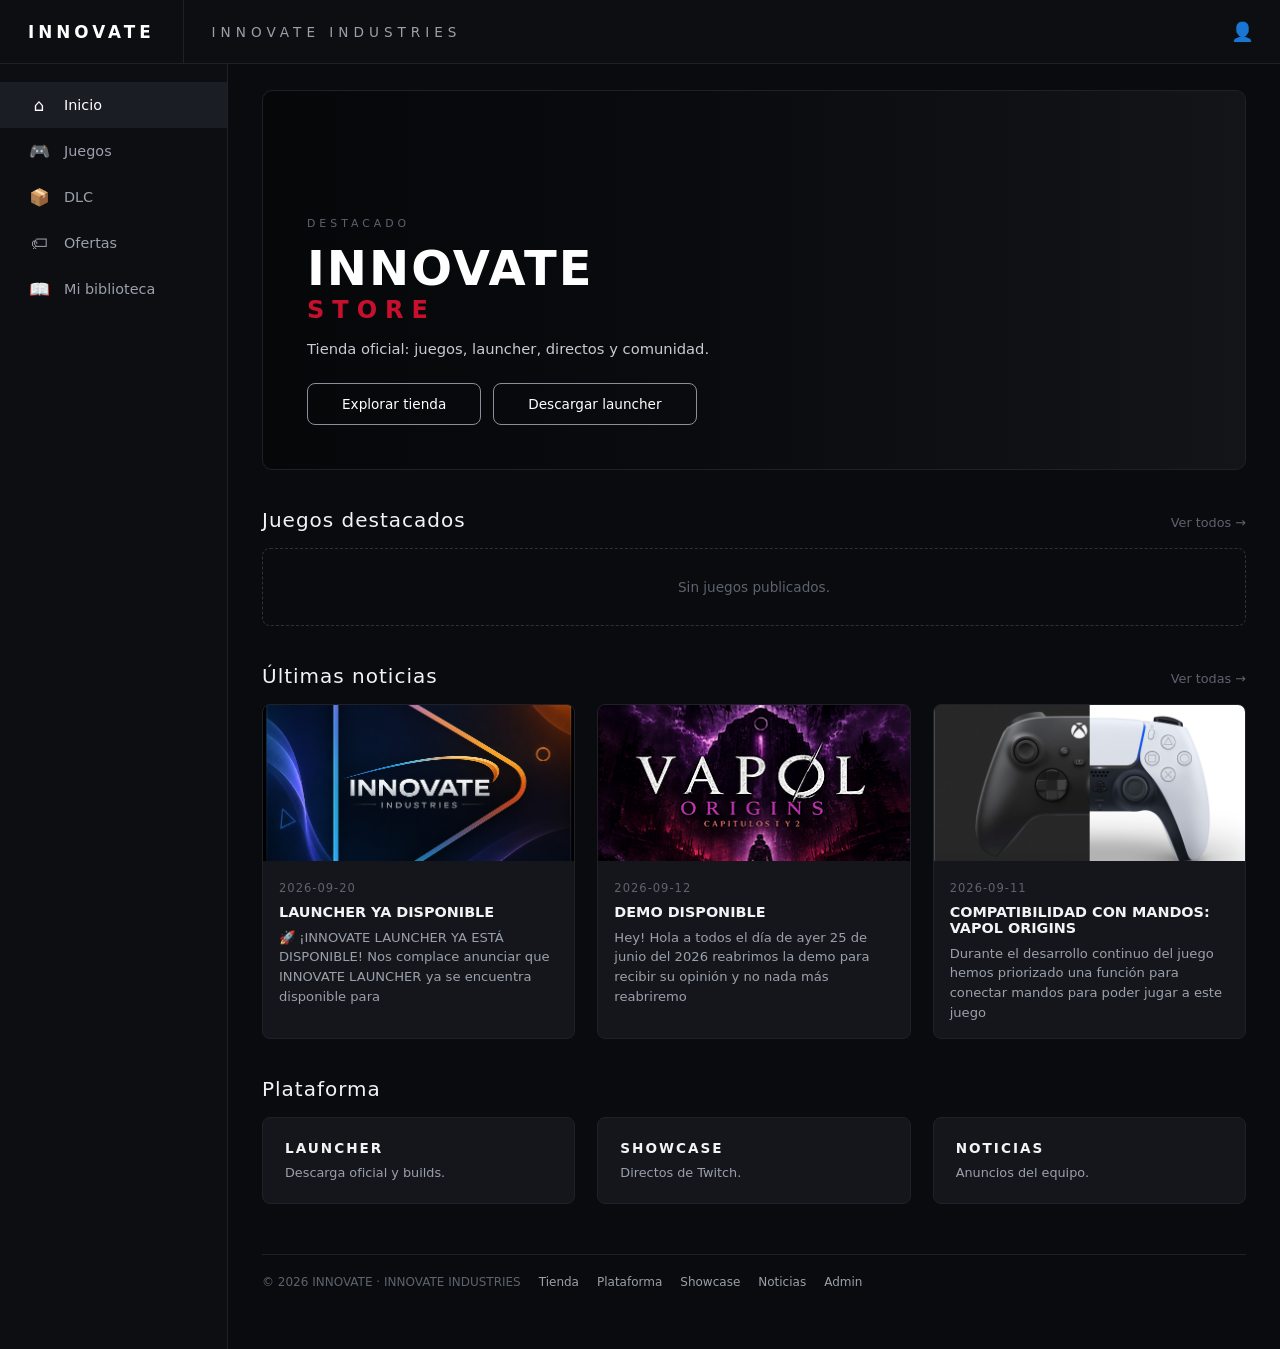
<file: docs/index.html>
<!DOCTYPE html>
<html lang="es">
<head>
<meta charset="utf-8" />
<meta name="viewport" content="width=device-width, initial-scale=1.0" />
<title>INNOVATE - INNOVATE INDUSTRIES</title>
<meta name="description" content="INNOVATE: tienda de juegos, launcher oficial, directos y noticias." />
<style>
  * { box-sizing: border-box; margin: 0; padding: 0; }
  :root {
    --bg: #0a0b0e; --bg2: #101216; --panel: #14161b; --line: #1e2128;
    --txt: #f2f3f5; --dim: #9aa0ab; --faint: #5d636e; --red: #c8102e;
  }
  body {
    font-family: "Inter", "Segoe UI", system-ui, -apple-system, sans-serif;
    background: var(--bg); color: var(--txt); min-height: 100vh;
  }
  .topbar {
    display: flex; align-items: center; height: 64px;
    background: #0d0e12; border-bottom: 1px solid var(--line);
    position: sticky; top: 0; z-index: 20;
  }
  .brand {
    font-weight: 800; letter-spacing: 4px; font-size: 1.05rem; color: #fff;
    padding: 0 28px; height: 64px; display: flex; align-items: center;
    border-right: 1px solid var(--line); text-decoration: none;
  }
  .storename {
    letter-spacing: 5px; font-size: .85rem; color: var(--dim); font-weight: 500;
    padding: 0 28px; height: 64px; display: flex; align-items: center;
  }
  .icons { margin-left: auto; display: flex; align-items: center; gap: 18px; padding: 0 26px; }
  .icons a { color: #d7dae0; text-decoration: none; font-size: 1.15rem; }
  .layout { display: flex; min-height: calc(100vh - 64px); }
  .side {
    width: 228px; flex-shrink: 0; background: #0d0e12;
    border-right: 1px solid var(--line); padding: 18px 0;
  }
  .side a {
    display: flex; align-items: center; gap: 14px; padding: 13px 28px;
    color: var(--dim); text-decoration: none; font-size: .9rem;
  }
  .side a .ic { width: 22px; text-align: center; font-size: 1.05rem; }
  .side a.on { background: #1a1d23; color: #fff; }
  .side a:hover { color: #fff; }
  .main { flex: 1; padding: 26px 34px 60px; max-width: 1240px; }
  .hero {
    position: relative; border-radius: 10px; overflow: hidden;
    min-height: 380px; display: flex; align-items: flex-end;
    background: #15171c center/cover no-repeat;
    border: 1px solid var(--line);
  }
  .hero .shade {
    position: absolute; inset: 0;
    background: linear-gradient(90deg, rgba(5,6,8,.94) 0%, rgba(5,6,8,.72) 42%, rgba(5,6,8,.15) 100%);
  }
  .hero .txt { position: relative; padding: 44px; max-width: 560px; }
  .eyebrow { letter-spacing: 4px; font-size: .68rem; color: var(--faint); }
  .hero h1 { font-size: 3rem; font-weight: 800; letter-spacing: 2px; margin: 10px 0 2px; color: #fff; }
  .hero h1 span { display: block; font-size: 1.5rem; letter-spacing: 8px; color: var(--red); font-weight: 600; }
  .hero p { color: #c6cbd4; font-size: .92rem; line-height: 1.55; margin: 14px 0 22px; }
  .btns { display: flex; gap: 12px; flex-wrap: wrap; }
  .btn-outline {
    display: inline-block; padding: 12px 34px; border-radius: 8px;
    border: 1px solid #8a8f99; color: #fff; text-decoration: none; font-size: .85rem;
  }
  .btn-outline:hover { border-color: #fff; }
  .sechead { display: flex; align-items: baseline; margin: 38px 0 16px; }
  .sechead h2 { font-size: 1.25rem; font-weight: 500; letter-spacing: 1px; }
  .sechead a { margin-left: auto; color: var(--faint); font-size: .8rem; text-decoration: none; }
  .sechead a:hover { color: #fff; }
  .grid { display: grid; grid-template-columns: repeat(4, 1fr); gap: 22px; }
  .card { min-width: 0; }
  .cover {
    aspect-ratio: 4/4.6; border-radius: 6px; overflow: hidden; background: #171a20 center/cover;
    border: 1px solid var(--line);
  }
  .card h3 { font-size: .78rem; letter-spacing: 1px; margin: 12px 0 8px; font-weight: 600; white-space: nowrap; overflow: hidden; text-overflow: ellipsis; }
  .pricerow { display: flex; align-items: center; justify-content: space-between; }
  .price { font-size: .95rem; color: #e8eaee; }
  .badge { font-size: .68rem; color: var(--dim); border: 1px solid #2c313a; border-radius: 999px; padding: 4px 12px; white-space: nowrap; }
  .badge.hot { color: #ffb3c0; border-color: rgba(200,16,46,.55); }
  .empty { border: 1px dashed #2c313a; border-radius: 8px; padding: 30px; text-align: center; color: var(--faint); font-size: .85rem; grid-column: 1 / -1; }
  .news { display: grid; grid-template-columns: repeat(3, 1fr); gap: 22px; }
  .ncard { border: 1px solid var(--line); border-radius: 8px; overflow: hidden; background: var(--panel); }
  .ncard .img { aspect-ratio: 16/8; background: #171a20 center/cover; }
  .ncard .body { padding: 16px; }
  .ncard small { color: var(--faint); font-size: .72rem; letter-spacing: 1px; }
  .ncard h3 { font-size: .9rem; margin: 8px 0; font-weight: 600; }
  .ncard p { color: var(--dim); font-size: .82rem; line-height: 1.5; }
  .hub { display: grid; grid-template-columns: repeat(3, 1fr); gap: 22px; margin-top: 4px; }
  .hub a {
    border: 1px solid var(--line); border-radius: 8px; padding: 22px; text-decoration: none;
    background: var(--panel); color: var(--txt);
  }
  .hub a b { display: block; letter-spacing: 2px; font-size: .85rem; margin-bottom: 6px; }
  .hub a span { color: var(--dim); font-size: .8rem; }
  .hub a:hover { border-color: #3a3f48; }
  footer { margin-top: 50px; padding-top: 20px; border-top: 1px solid var(--line); color: var(--faint); font-size: .75rem; display: flex; gap: 18px; flex-wrap: wrap; }
  footer a { color: var(--dim); text-decoration: none; }
  @media (max-width: 1020px) { .grid { grid-template-columns: repeat(2, 1fr); } .news, .hub { grid-template-columns: 1fr 1fr; } }
  @media (max-width: 900px) {
    .layout { flex-direction: column; }
    .side { width: 100%; display: flex; overflow-x: auto; padding: 0; border-right: 0; border-bottom: 1px solid var(--line); }
    .side a { padding: 12px 18px; white-space: nowrap; }
    .main { padding: 20px 16px 50px; }
    .hero h1 { font-size: 2.1rem; }
    .news, .hub { grid-template-columns: 1fr; }
  }
</style>
</head>
<body>
  <header class="topbar">
    <a class="brand" href="index.html">INNOVATE</a>
    <span class="storename">INNOVATE INDUSTRIES</span>
    <div class="icons">
      <a href="http://localhost:5215/Account/Login" title="Cuenta">&#128100;</a>
    </div>
  </header>

  <div class="layout">
    <nav class="side">
      <a href="index.html" class="on"><span class="ic">&#8962;</span>Inicio</a>
      <a href="store.html"><span class="ic">&#127918;</span>Juegos</a>
      <a href="store.html#dlc"><span class="ic">&#128230;</span>DLC</a>
      <a href="store.html#ofertas"><span class="ic">&#127991;</span>Ofertas</a>
      <a href="store.html#biblio"><span class="ic">&#128214;</span>Mi biblioteca</a>
    </nav>

    <main class="main">
      <section class="hero" id="hero">
        <div class="shade"></div>
        <div class="txt">
          <div class="eyebrow">DESTACADO</div>
          <h1 id="hero-title">INNOVATE<span>STORE</span></h1>
          <p id="hero-desc">Tienda oficial: juegos, launcher, directos y comunidad.</p>
          <div class="btns">
            <a class="btn-outline" href="store.html">Explorar tienda</a>
            <a class="btn-outline" href="plataforma.html">Descargar launcher</a>
          </div>
        </div>
      </section>

      <div class="sechead"><h2>Juegos destacados</h2><a href="store.html">Ver todos &rarr;</a></div>
      <div class="grid" id="grid"></div>

      <div class="sechead"><h2>&#218;ltimas noticias</h2><a href="noticias.html">Ver todas &rarr;</a></div>
      <div class="news" id="news"></div>

      <div class="sechead"><h2>Plataforma</h2></div>
      <div class="hub">
        <a href="plataforma.html"><b>LAUNCHER</b><span>Descarga oficial y builds.</span></a>
        <a href="showcase.html"><b>SHOWCASE</b><span>Directos de Twitch.</span></a>
        <a href="noticias.html"><b>NOTICIAS</b><span>Anuncios del equipo.</span></a>
      </div>

      <footer>
        <span>&copy; 2026 INNOVATE · INNOVATE INDUSTRIES</span>
        <a href="store.html">Tienda</a><a href="plataforma.html">Plataforma</a><a href="showcase.html">Showcase</a><a href="noticias.html">Noticias</a><a href="admin.html">Admin</a>
      </footer>
    </main>
  </div>

<script>
(function () {
  function fix(p) {
    if (!p) return "";
    if (/^https?:\/\//i.test(p)) return p;
    return p.charAt(0) === "/" ? "." + p : p;
  }
  function money(g) {
    if (g.priceText) return g.priceText;
    return "$" + Number(g.price || 0).toFixed(2);
  }
  function card(g) {
    var d = document.createElement("div");
    d.className = "card";
    var cov = document.createElement("div");
    cov.className = "cover";
    if (g.coverPath) cov.style.backgroundImage = "url('" + fix(g.coverPath) + "')";
    var h = document.createElement("h3"); h.textContent = g.title || "?";
    var row = document.createElement("div"); row.className = "pricerow";
    var pr = document.createElement("span"); pr.className = "price"; pr.textContent = money(g);
    var bg = document.createElement("span"); bg.className = "badge" + ((g.onSale || g.isPreorder) ? " hot" : "");
    bg.textContent = (g.onSale || Number(g.salePrice || 0) > 0) ? "OFERTA" : (g.isPreorder ? "EN DESARROLLO" : "Juego base");
    row.appendChild(pr); row.appendChild(bg);
    d.appendChild(cov); d.appendChild(h); d.appendChild(row);
    return d;
  }
  function empty(msg) {
    var d = document.createElement("div");
    d.className = "empty"; d.textContent = msg;
    return d;
  }
  fetch("./store.json", {cache: "no-store"}).then(function (r) { return r.json(); }).then(function (d) {
    var list = (d && d.games) || [];
    var grid = document.getElementById("grid");
    if (!list.length) { grid.appendChild(empty("Sin juegos publicados.")); return; }
    list.slice(0, 4).forEach(function (g) { grid.appendChild(card(g)); });
    var f = list[0];
    var h1 = document.getElementById("hero-title");
    h1.innerHTML = "";
    h1.appendChild(document.createTextNode((f.title || "INNOVATE").toUpperCase()));
    var sp = document.createElement("span"); sp.textContent = "DESTACADO";
    h1.appendChild(sp);
    document.getElementById("hero-desc").textContent = (f.description || "").slice(0, 140) || "Tienda oficial: juegos, launcher, directos y comunidad.";
    if (f.coverPath) document.getElementById("hero").style.backgroundImage = "url('" + fix(f.coverPath) + "')";
  }).catch(function () {
    document.getElementById("grid").appendChild(empty("Sin juegos publicados."));
  });
  fetch("./news.json", {cache: "no-store"}).then(function (r) { return r.json(); }).then(function (d) {
    var list = (d && d.news) || [];
    var box = document.getElementById("news");
    if (!list.length) { box.appendChild(empty("Sin noticias.")); return; }
    list.slice(0, 3).forEach(function (n) {
      var c = document.createElement("div"); c.className = "ncard";
      var img = document.createElement("div"); img.className = "img";
      if (n.imagePath) img.style.backgroundImage = "url('" + fix(n.imagePath) + "')";
      var b = document.createElement("div"); b.className = "body";
      var s = document.createElement("small"); s.textContent = (n.createdAtUtc || "").slice(0, 10);
      var h = document.createElement("h3"); h.textContent = n.title || "";
      var p = document.createElement("p"); p.textContent = (n.body || "").slice(0, 120);
      b.appendChild(s); b.appendChild(h); b.appendChild(p);
      c.appendChild(img); c.appendChild(b);
      box.appendChild(c);
    });
  }).catch(function () {
    document.getElementById("news").appendChild(empty("Sin noticias."));
  });
})();
</script>
</body>
</html>
</file>
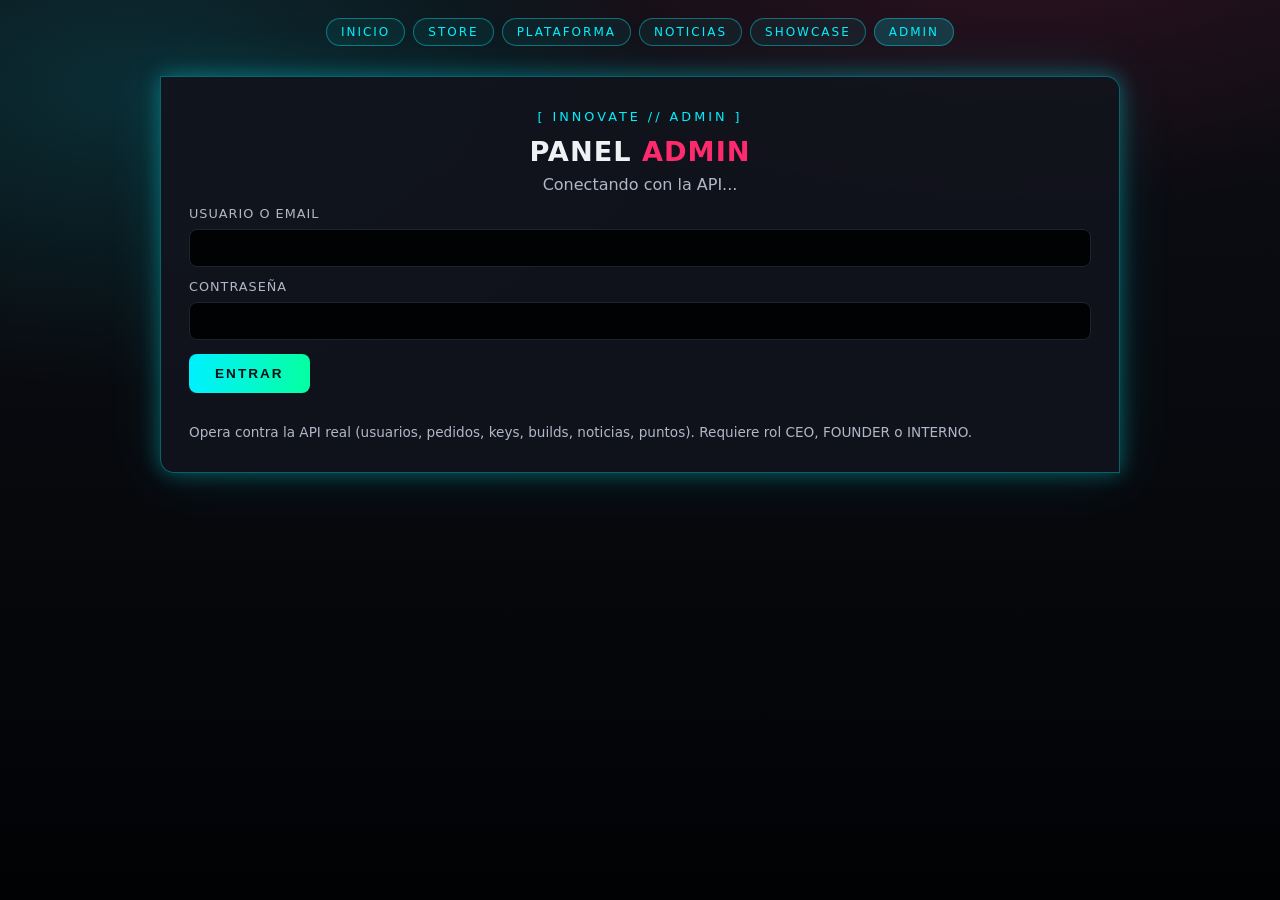
<file: docs/admin.html>
<!DOCTYPE html>
<html lang="es">
<head>
<meta charset="utf-8" />
<meta name="viewport" content="width=device-width, initial-scale=1.0" />
<title>Admin - INNOVATE INDUSTRIES WEB STORE</title>
<meta name="description" content="Panel admin de INNOVATE: opera usuarios, pedidos, keys, builds, noticias y puntos contra la API." />
<style>
  * { box-sizing: border-box; margin: 0; padding: 0; }
  body {
    font-family: "Segoe UI", system-ui, sans-serif;
    color: #f0f1f5; min-height: 100vh;
    background: radial-gradient(1000px 500px at 80% -10%, rgba(255,42,109,.14), transparent 60%),
                radial-gradient(900px 500px at 10% 10%, rgba(0,240,255,.14), transparent 60%),
                linear-gradient(180deg, #0d0e14 0%, #07080c 60%, #010204 100%);
    padding: 0 16px 48px;
  }
  nav { display: flex; flex-wrap: wrap; gap: 8px; justify-content: center; padding: 18px 0; }
  nav a {
    font-size: .75rem; letter-spacing: 2px; padding: 6px 14px; border-radius: 100px;
    border: 1px solid rgba(0,240,255,.4); color: #00f0ff; background: rgba(0,240,255,.06);
    text-decoration: none;
  }
  nav a.active { background: rgba(0,240,255,.18); }
  .card {
    max-width: 960px; width: 100%; margin: 12px auto;
    background: rgba(18,20,29,.92); border: 1px solid rgba(0,240,255,.35);
    border-radius: 0 14px 0 14px; padding: 32px 28px;
    box-shadow: 0 0 20px rgba(0,240,255,.35), 0 0 60px rgba(0,240,255,.12);
  }
  .brand { font-size: .8rem; letter-spacing: 3px; color: #00f0ff; text-align: center; }
  h1 { font-size: 1.7rem; margin: 12px 0 8px; letter-spacing: 1px; text-align: center; }
  h1 .m { color: #ff2a6d; }
  h2 { font-size: 1.0rem; letter-spacing: 2px; color: #00f0ff; margin: 26px 0 10px; }
  p.sub { color: #b2b7c7; margin: 8px 0; text-align: center; }
  p.dim { color: #b2b7c7; font-size: .85rem; }
  input, textarea, select {
    width: 100%; padding: 10px 12px; margin-top: 8px; font-size: .9rem;
    background: #010204; border: 1px solid #1f2230; border-radius: 8px; color: #f0f1f5;
  }
  input[type=file] { padding: 8px; }
  label.lbl { display: block; color: #b2b7c7; font-size: .8rem; margin-top: 12px; letter-spacing: 1px; }
  label.chk { display: inline-block; color: #b2b7c7; font-size: .85rem; margin: 10px 16px 0 0; }
  button.btn {
    display: inline-block; margin-top: 14px; padding: 12px 26px; cursor: pointer;
    font-size: .85rem; letter-spacing: 2px; color: #001318; font-weight: 700;
    background: linear-gradient(90deg, #00f0ff, #05ffa1); border: 0; border-radius: 8px;
  }
  button.mini {
    margin: 2px 4px 2px 0; padding: 5px 12px; font-size: .72rem; letter-spacing: 1px;
    background: transparent; color: #00f0ff; border: 1px solid rgba(0,240,255,.4);
    border-radius: 6px; cursor: pointer;
  }
  button.danger { color: #ff7d9c; border-color: rgba(255,42,109,.5); }
  button.ghost {
    background: transparent; color: #00f0ff; border: 1px solid rgba(0,240,255,.4);
    padding: 8px 18px; font-size: .75rem; border-radius: 8px; cursor: pointer;
  }
  #msg { margin-top: 12px; min-height: 1.4em; font-size: .85rem; color: #05ffa1; }
  #msg.err { color: #ff2a6d; }
  table { width: 100%; border-collapse: collapse; margin-top: 8px; font-size: .8rem; }
  th, td { text-align: left; padding: 7px 8px; border-bottom: 1px solid #1f2230; vertical-align: top; }
  th { color: #00f0ff; letter-spacing: 1px; font-size: .72rem; }
  td.num, th.num { text-align: right; font-family: Consolas, monospace; }
  td .mono { font-family: Consolas, monospace; font-size: .75rem; }
  .tabs { display: flex; flex-wrap: wrap; gap: 8px; margin: 16px 0 4px; }
  .tabs button {
    padding: 8px 16px; font-size: .75rem; letter-spacing: 1px; cursor: pointer;
    background: transparent; color: #b2b7c7; border: 1px solid #1f2230; border-radius: 8px;
  }
  .tabs button.on { color: #00f0ff; border-color: rgba(0,240,255,.5); }
  .tab { display: none; }
  .tab.on { display: block; }
  .grid2 { display: grid; grid-template-columns: 1fr 1fr; gap: 0 18px; }
  code { color: #05ffa1; font-size: .85rem; }
  footer { margin-top: 24px; font-size: .75rem; color: #747d99; text-align: center; }
  .rowbtn { display: flex; justify-content: space-between; align-items: center; gap: 10px; flex-wrap: wrap; }
  .ok { color: #05ffa1; }
  .bad { color: #ff2a6d; }
</style>
</head>
<body>
  <nav>
    <a href="index.html">INICIO</a><a href="store.html">STORE</a><a href="plataforma.html">PLATAFORMA</a><a href="noticias.html">NOTICIAS</a><a href="showcase.html">SHOWCASE</a><a href="admin.html" class="active">ADMIN</a>
  </nav>

  <div class="card" id="login">
    <div class="brand">[ INNOVATE // ADMIN ]</div>
    <h1>PANEL <span class="m">ADMIN</span></h1>
    <p class="sub" id="api-line">Conectando con la API...</p>
    <label class="lbl">USUARIO O EMAIL</label>
    <input type="text" id="li-user" autocomplete="username" />
    <label class="lbl">CONTRASE&#209;A</label>
    <input type="password" id="li-pass" autocomplete="current-password" />
    <button class="btn" id="li-go">ENTRAR</button>
    <div id="msg"></div>
    <p class="dim">Opera contra la API real (usuarios, pedidos, keys, builds, noticias, puntos). Requiere rol CEO, FOUNDER o INTERNO.</p>
  </div>

  <div class="card" id="panel" style="display:none">
    <div class="rowbtn">
      <div class="brand">[ INNOVATE // ADMIN ]</div>
      <button class="ghost" id="lockbtn">SALIR</button>
    </div>
    <h1>PANEL <span class="m">ADMIN</span></h1>
    <p class="sub" id="who"></p>
    <div class="tabs" id="tabs">
      <button data-tab="t-users" class="on">USUARIOS</button>
      <button data-tab="t-orders">PEDIDOS</button>
      <button data-tab="t-keys">KEYS</button>
      <button data-tab="t-builds">BUILDS</button>
      <button data-tab="t-news">NOTICIAS</button>
      <button data-tab="t-pub">PUBLICAR</button>
      <button data-tab="t-pts">PUNTOS</button>
    </div>
    <div id="msg2"></div>

    <div class="tab on" id="t-users">
      <h2>// USUARIOS</h2>
      <div class="rowbtn"><p class="dim" id="users-meta"></p><button class="mini" id="users-re">ACTUALIZAR</button></div>
      <table><thead><tr><th>USUARIO</th><th>EMAIL</th><th>ROLES</th><th>BIBLIO</th><th class="num">PTS</th><th></th></tr></thead>
      <tbody id="users"></tbody></table>
    </div>

    <div class="tab" id="t-orders">
      <h2>// PEDIDOS</h2>
      <div class="rowbtn"><p class="dim" id="orders-meta"></p><button class="mini" id="orders-re">ACTUALIZAR</button></div>
      <table><thead><tr><th>REF</th><th>JUEGO</th><th>COMPRADOR</th><th class="num">USD</th><th>ESTADO</th><th></th></tr></thead>
      <tbody id="orders"></tbody></table>
    </div>

    <div class="tab" id="t-keys">
      <h2>// KEYS DE INVITACI&#211;N (INTERNO)</h2>
      <button class="mini" id="ikey-new">GENERAR (CEO/FOUNDER)</button>
      <table><thead><tr><th>KEY</th><th>ESTADO</th><th>USADA POR</th><th></th></tr></thead>
      <tbody id="ikeys"></tbody></table>
      <h2>// FOUNDER KEYS</h2>
      <button class="mini" id="fkey-new">GENERAR (CEO/FOUNDER)</button>
      <table><thead><tr><th>KEY</th><th>ESTADO</th><th>USOS</th><th>USADA POR</th><th></th></tr></thead>
      <tbody id="fkeys"></tbody></table>
    </div>

    <div class="tab" id="t-builds">
      <h2>// BUILDS DEL LAUNCHER</h2>
      <div class="rowbtn"><p class="dim" id="builds-meta"></p><button class="mini" id="builds-re">ACTUALIZAR</button></div>
      <table><thead><tr><th>VERSI&#211;N</th><th>ARCHIVO</th><th class="num">TAMA&#209;O</th><th class="num">DESCARGAS</th><th>ESTADO</th><th></th></tr></thead>
      <tbody id="builds"></tbody></table>
    </div>

    <div class="tab" id="t-news">
      <h2>// NUEVA NOTICIA</h2>
      <div class="grid2">
        <div><label class="lbl">T&#205;TULO</label><input type="text" id="nw-title" maxlength="120" /></div>
        <div><label class="lbl">ENLACE (OPCIONAL)</label><input type="text" id="nw-link" placeholder="https://..." /></div>
      </div>
      <label class="lbl">TEXTO LINK (OPCIONAL)</label><input type="text" id="nw-linktext" maxlength="120" />
      <label class="lbl">CUERPO</label><textarea id="nw-body" rows="4"></textarea>
      <label class="lbl">IMAGEN (JPG/PNG/GIF/WEBP &#8804;5 MB, OPCIONAL)</label><input type="file" id="nw-img" accept=".jpg,.jpeg,.png,.gif,.webp" />
      <label class="chk"><input type="checkbox" id="nw-pub" checked style="width:auto" /> Publicada</label>
      <br /><button class="btn" id="nw-go">PUBLICAR NOTICIA</button>
      <h2>// PUBLICADAS</h2>
      <div class="rowbtn"><p class="dim" id="news-meta"></p><button class="mini" id="news-re">ACTUALIZAR</button></div>
      <table><thead><tr><th class="num">ID</th><th>T&#205;TULO</th><th>ESTADO</th><th></th></tr></thead>
      <tbody id="news"></tbody></table>
    </div>

    <div class="tab" id="t-pub">
      <h2>// PUBLICAR JUEGO EN STORE</h2>
      <p class="dim">Todo obligatorio salvo precio/preventa/pass. Portada + 6 capturas.</p>
      <div class="grid2">
        <div><label class="lbl">T&#205;TULO</label><input type="text" id="pg-title" /></div>
        <div><label class="lbl">G&#201;NERO</label><input type="text" id="pg-genre" /></div>
        <div><label class="lbl">PRECIO USD</label><input type="text" id="pg-price" placeholder="0" /></div>
        <div><label class="lbl">TR&#193;ILER (URL)</label><input type="text" id="pg-trailer" /></div>
      </div>
      <label class="lbl">DESCRIPCI&#211;N</label><textarea id="pg-desc" rows="3"></textarea>
      <label class="lbl">REGIONES (CSV: NA,SA,EU,ASIA,AF,OC)</label><input type="text" id="pg-regions" value="NA,SA,EU,ASIA,AF,OC" />
      <label class="chk"><input type="checkbox" id="pg-pre" style="width:auto" /> Preventa</label>
      <label class="chk"><input type="checkbox" id="pg-pass" style="width:auto" /> INNOVATE PASS</label>
      <label class="lbl">PORTADA</label><input type="file" id="pg-cover" accept=".jpg,.jpeg,.png,.gif,.webp" />
      <label class="lbl">6 CAPTURAS</label><input type="file" id="pg-shots" accept=".jpg,.jpeg,.png,.gif,.webp" multiple />
      <br /><button class="btn" id="pg-go">PUBLICAR JUEGO</button>
    </div>

    <div class="tab" id="t-pts">
      <h2>// OTORGAR PUNTOS</h2>
      <label class="lbl">USUARIO</label><input type="text" id="pt-user" />
      <label class="lbl">CANTIDAD (+/-)</label><input type="text" id="pt-amount" placeholder="500" />
      <br /><button class="btn" id="pt-go">OTORGAR</button>
    </div>

    <footer>&copy; 2026 INNOVATE INDUSTRIES · admin web contra API real · <span id="syncmark"></span></footer>
  </div>

<script>
(function () {
  fetch("./version.json", {cache: "no-store"}).then(function (r) { return r.json(); }).then(function (d) {
    if (d && d.syncedAtUtc) document.getElementById("syncmark").textContent = "sync " + String(d.syncedAtUtc).slice(0, 16).replace("T", " ") + " UTC";
  }).catch(function () {});
})();

<script>
(function () {
  var S = { base: "", token: "", user: "", roles: [] };
  var $ = function (id) { return document.getElementById(id); };
  var msgEl = $("msg"), msg2El = $("msg2");

  function say(t, err) {
    msgEl.textContent = t || "";
    msgEl.className = err ? "err" : "";
  }
  function say2(t, err) {
    msg2El.textContent = t || "";
    msg2El.className = err ? "err" : "";
  }
  function esc(s) { return String(s == null ? "" : s); }
  function td(t) { var e = document.createElement("td"); e.textContent = t; return e; }

  async function api(method, path, body) {
    var opt = { method: method, headers: {} };
    if (S.token) opt.headers["Authorization"] = "Bearer " + S.token;
    if (body !== undefined) {
      opt.headers["Content-Type"] = "application/json";
      opt.body = JSON.stringify(body);
    }
    var r = await fetch(S.base + path, opt);
    var j = null;
    try { j = await r.json(); } catch (e) {}
    if (r.status === 401) { salir(); throw new Error("Sesion expirada. Entra de nuevo."); }
    if (!r.ok) {
      var det = (j && (j.error || (j.errors && j.errors.join(" ")))) || ("HTTP " + r.status);
      throw new Error(det);
    }
    return j;
  }

  async function init() {
    var base = "http://localhost:5215";
    try {
      var r = await fetch("./api.json", {cache: "no-store"});
      if (r.ok) {
        var j = await r.json();
        if (j && j.apiBase) base = String(j.apiBase).replace(/\/+$/, "");
      }
    } catch (e) {}
    S.base = base;
    $("api-line").textContent = "API: " + base;
    try {
      var p = await fetch(base + "/api/launcher/ping");
      if (!p.ok) $("api-line").textContent += " · sin respuesta (revisa el servidor/tunel)";
    } catch (e) {
      $("api-line").textContent += " · sin respuesta (revisa el servidor/tunel)";
    }
  }

  function esStaff() {
    return S.roles.indexOf("CEO") >= 0 || S.roles.indexOf("FOUNDER") >= 0 || S.roles.indexOf("INTERNO") >= 0;
  }

  async function entrar() {
    say("");
    var id = $("li-user").value.trim(), pw = $("li-pass").value;
    if (!id || !pw) { say("Indica usuario y contrase\u00f1a.", true); return; }
    try {
      var r = await fetch(S.base + "/api/launcher/login", {
        method: "POST",
        headers: { "Content-Type": "application/json" },
        body: JSON.stringify({ identifier: id, password: pw })
      });
      var j = null;
      try { j = await r.json(); } catch (e) {}
      if (r.status === 403) { say("Cuenta baneada.", true); return; }
      if (!r.ok || !j || !j.token) { say("Credenciales incorrectas.", true); return; }
      var roles = j.roles || [];
      var staff = roles.indexOf("CEO") >= 0 || roles.indexOf("FOUNDER") >= 0 || roles.indexOf("INTERNO") >= 0;
      if (!staff) { say("Tu cuenta no tiene rol de equipo.", true); return; }
      S.token = j.token; S.user = j.userName || id; S.roles = roles;
      try { sessionStorage.setItem("inn_at", S.token); sessionStorage.setItem("inn_au", S.user); sessionStorage.setItem("inn_ar", roles.join(",")); } catch (e) {}
      mostrarPanel();
    } catch (e) {
      say("Sin conexi\u00f3n con la API.", true);
    }
  }

  function mostrarPanel() {
    $("login").style.display = "none";
    $("panel").style.display = "block";
    $("who").textContent = S.user + " · " + S.roles.join(", ");
    cargarTodo();
  }
  function salir() {
    S.token = ""; S.user = ""; S.roles = [];
    try { sessionStorage.removeItem("inn_at"); sessionStorage.removeItem("inn_au"); sessionStorage.removeItem("inn_ar"); } catch (e) {}
    $("panel").style.display = "none";
    $("login").style.display = "block";
    $("li-pass").value = "";
  }

  // ---------- pestañas ----------
  var tabBtns = document.querySelectorAll("#tabs button");
  for (var i = 0; i < tabBtns.length; i++) {
    (function (b) {
      b.addEventListener("click", function () {
        for (var k = 0; k < tabBtns.length; k++) tabBtns[k].className = "";
        b.className = "on";
        var tabs = document.querySelectorAll(".tab");
        for (var k2 = 0; k2 < tabs.length; k2++) tabs[k2].className = "tab";
        $(b.getAttribute("data-tab")).className = "tab on";
      });
    })(tabBtns[i]);
  }

  function btnMini(txt, danger) {
    var b = document.createElement("button");
    b.className = "mini" + (danger ? " danger" : "");
    b.textContent = txt;
    return b;
  }

  // ---------- usuarios ----------
  async function cargarUsuarios() {
    var tb = $("users");
    tb.innerHTML = "";
    try {
      var d = await api("GET", "/api/admin/users");
      var us = d.users || [];
      $("users-meta").textContent = us.length + " cuenta(s)";
      us.forEach(function (u) {
        var tr = document.createElement("tr");
        tr.appendChild(td(u.userName + (u.banned ? " [BAN]" : "")));
        tr.appendChild(td(u.email));
        tr.appendChild(td(u.roles));
        tr.appendChild(td(String(u.library)));
        var p = document.createElement("td"); p.className = "num"; p.textContent = String(u.points); tr.appendChild(p);
        var acc = document.createElement("td");
        if (u.userName !== S.user) {
          var b = btnMini(u.banned ? "DESBANEAR" : "BANEAR", !u.banned);
          (function (uu, bb) {
            b.addEventListener("click", async function () {
              if (!confirm((bb ? "Banear a " : "Desbanear a ") + uu.userName + "?")) return;
              try {
                await api("POST", "/api/admin/users/" + encodeURIComponent(uu.id) + "/ban", { banned: bb });
                say2("OK");
                cargarUsuarios();
              } catch (e) { say2(String(e.message || e), true); }
            });
          })(u, !u.banned);
          acc.appendChild(b);
        }
        tr.appendChild(acc);
        tb.appendChild(tr);
      });
    } catch (e) { say2(String(e.message || e), true); }
  }

  // ---------- pedidos ----------
  async function cargarPedidos() {
    var tb = $("orders");
    tb.innerHTML = "";
    try {
      var d = await api("GET", "/api/admin/orders");
      var os = d.orders || [];
      $("orders-meta").textContent = os.length + " pedido(s)";
      os.forEach(function (o) {
        var tr = document.createElement("tr");
        var ref = document.createElement("td"); ref.className = "mono"; ref.textContent = o.reference; tr.appendChild(ref);
        tr.appendChild(td(o.gameTitle));
        tr.appendChild(td(o.userName));
        var am = document.createElement("td"); am.className = "num"; am.textContent = o.amountText; tr.appendChild(am);
        tr.appendChild(td(o.status));
        var acc = document.createElement("td");
        var bc = btnMini("PAGADO");
        bc.addEventListener("click", async function () {
          try {
            var r = await api("POST", "/api/admin/orders/" + o.id + "/confirm", {});
            say2("Pagado. Key: " + (r.key || "?"));
            cargarPedidos();
          } catch (e) { say2(String(e.message || e), true); }
        });
        acc.appendChild(bc);
        var bx = btnMini("CANCELAR", true);
        bx.addEventListener("click", async function () {
          if (!confirm("Cancelar " + o.reference + "?")) return;
          try { await api("POST", "/api/admin/orders/" + o.id + "/cancel", {}); say2("OK"); cargarPedidos(); }
          catch (e) { say2(String(e.message || e), true); }
        });
        acc.appendChild(bx);
        var bd = btnMini("X", true);
        bd.addEventListener("click", async function () {
          if (!confirm("Eliminar " + o.reference + "?")) return;
          try { await api("DELETE", "/api/admin/orders/" + o.id); say2("OK"); cargarPedidos(); }
          catch (e) { say2(String(e.message || e), true); }
        });
        acc.appendChild(bd);
        tr.appendChild(acc);
        tb.appendChild(tr);
      });
    } catch (e) { say2(String(e.message || e), true); }
  }

  // ---------- keys ----------
  async function pintarKeys(tbId, lista, tipo) {
    var tb = $(tbId);
    tb.innerHTML = "";
    (lista || []).forEach(function (k) {
      var tr = document.createElement("tr");
      var c = document.createElement("td"); c.className = "mono"; c.textContent = k.code; tr.appendChild(c);
      tr.appendChild(td(k.isActive ? "Activa" : (k.usedBy ? "Usada" : "Off")));
      if (tipo === "founder") tr.appendChild(td(k.usesInfo || ""));
      tr.appendChild(td(k.usedBy || ""));
      var acc = document.createElement("td");
      if (k.isActive) {
        var bo = btnMini("OFF");
        bo.addEventListener("click", async function () {
          try { await api("POST", "/api/admin/" + tipo + "-keys/" + k.id + "/deactivate", {}); say2("OK"); cargarKeys(); }
          catch (e) { say2(String(e.message || e), true); }
        });
        acc.appendChild(bo);
      }
      var bd = btnMini("X", true);
      bd.addEventListener("click", async function () {
        if (!confirm("Eliminar " + k.code + "?")) return;
        try { await api("DELETE", "/api/admin/" + tipo + "-keys/" + k.id); say2("OK"); cargarKeys(); }
        catch (e) { say2(String(e.message || e), true); }
      });
      acc.appendChild(bd);
      tr.appendChild(acc);
      tb.appendChild(tr);
    });
  }
  async function cargarKeys() {
    try {
      var a = await api("GET", "/api/admin/invite-keys");
      await pintarKeys("ikeys", a.keys, "invite");
      var b = await api("GET", "/api/admin/founder-keys");
      await pintarKeys("fkeys", b.keys, "founder");
    } catch (e) { say2(String(e.message || e), true); }
  }

  // ---------- builds ----------
  async function cargarBuilds() {
    var tb = $("builds");
    tb.innerHTML = "";
    try {
      var d = await api("GET", "/api/admin/builds");
      var bs = d.builds || [];
      $("builds-meta").textContent = bs.length + " build(s)";
      bs.forEach(function (b) {
        var tr = document.createElement("tr");
        tr.appendChild(td(b.version + (b.isMandatory ? " [OBLIG]" : "")));
        tr.appendChild(td(b.fileName));
        var s = document.createElement("td"); s.className = "num"; s.textContent = String(b.sizeBytes); tr.appendChild(s);
        var dl = document.createElement("td"); dl.className = "num"; dl.textContent = String(b.downloads); tr.appendChild(dl);
        tr.appendChild(td(b.isPublished ? "Publicado" : "Borrador"));
        var acc = document.createElement("td");
        var t = btnMini(b.isPublished ? "OCULTAR" : "PUBLICAR");
        t.addEventListener("click", async function () {
          try { await api("POST", "/api/admin/builds/" + b.id + "/toggle", {}); say2("OK"); cargarBuilds(); }
          catch (e) { say2(String(e.message || e), true); }
        });
        acc.appendChild(t);
        tr.appendChild(acc);
        tb.appendChild(tr);
      });
    } catch (e) { say2(String(e.message || e), true); }
  }

  // ---------- noticias ----------
  function fileToB64(f) {
    return new Promise(function (res, rej) {
      var r = new FileReader();
      r.onload = function () { res(String(r.result).split(",")[1] || ""); };
      r.onerror = function () { rej(new Error("No se pudo leer el archivo")); };
      r.readAsDataURL(f);
    });
  }
  async function cargarNews() {
    var tb = $("news");
    tb.innerHTML = "";
    try {
      var d = await api("GET", "/api/admin/news");
      var ns = d.news || [];
      $("news-meta").textContent = ns.length + " noticia(s)";
      ns.forEach(function (n) {
        var tr = document.createElement("tr");
        var id = document.createElement("td"); id.className = "num"; id.textContent = String(n.id); tr.appendChild(id);
        tr.appendChild(td(n.title));
        tr.appendChild(td(n.isPublished ? "Publicada" : "Oculta"));
        var acc = document.createElement("td");
        var t = btnMini(n.isPublished ? "OCULTAR" : "PUBLICAR");
        t.addEventListener("click", async function () {
          try { await api("POST", "/api/admin/news/" + n.id + "/toggle", {}); say2("OK"); cargarNews(); }
          catch (e) { say2(String(e.message || e), true); }
        });
        acc.appendChild(t);
        var bd = btnMini("X", true);
        bd.addEventListener("click", async function () {
          if (!confirm("Eliminar noticia " + n.id + "?")) return;
          try { await api("DELETE", "/api/admin/news/" + n.id); say2("OK"); cargarNews(); }
          catch (e) { say2(String(e.message || e), true); }
        });
        acc.appendChild(bd);
        tr.appendChild(acc);
        tb.appendChild(tr);
      });
    } catch (e) { say2(String(e.message || e), true); }
  }

  function cargarTodo() {
    say2("");
    cargarUsuarios(); cargarPedidos(); cargarKeys(); cargarBuilds(); cargarNews();
  }

  // ---------- eventos ----------
  $("li-go").addEventListener("click", entrar);
  $("li-pass").addEventListener("keydown", function (e) { if (e.key === "Enter") entrar(); });
  $("lockbtn").addEventListener("click", salir);
  $("users-re").addEventListener("click", cargarUsuarios);
  $("orders-re").addEventListener("click", cargarPedidos);
  $("builds-re").addEventListener("click", cargarBuilds);
  $("news-re").addEventListener("click", cargarNews);
  $("ikey-new").addEventListener("click", async function () {
    try { var r = await api("POST", "/api/admin/invite-keys", {}); say2("Nueva: " + r.code); cargarKeys(); }
    catch (e) { say2(String(e.message || e), true); }
  });
  $("fkey-new").addEventListener("click", async function () {
    try { var r = await api("POST", "/api/admin/founder-keys", {}); say2("Nueva: " + r.code); cargarKeys(); }
    catch (e) { say2(String(e.message || e), true); }
  });
  $("pt-go").addEventListener("click", async function () {
    var u = $("pt-user").value.trim(), a = parseInt($("pt-amount").value.trim(), 10);
    if (!u || isNaN(a) || a === 0) { say2("Indica usuario y cantidad.", true); return; }
    try {
      var r = await api("POST", "/api/admin/points/grant/" + encodeURIComponent(u), { amount: a });
      say2("OK: " + r.userName + " = " + r.points + " PTS");
    } catch (e) { say2(String(e.message || e), true); }
  });
  $("nw-go").addEventListener("click", async function () {
    var body = { title: $("nw-title").value.trim(), body: $("nw-body").value.trim(),
      linkUrl: $("nw-link").value.trim(), linkText: $("nw-linktext").value.trim(),
      isPublished: $("nw-pub").checked };
    if (!body.title || !body.body) { say2("Titulo y cuerpo obligatorios.", true); return; }
    try {
      var f = $("nw-img").files[0];
      if (f) {
        if (f.size > 5 * 1024 * 1024) { say2("Imagen maximo 5 MB.", true); return; }
        body.imageB64 = await fileToB64(f);
      }
      await api("POST", "/api/admin/news", body);
      say2("Noticia publicada.");
      $("nw-title").value = ""; $("nw-body").value = ""; $("nw-link").value = ""; $("nw-linktext").value = ""; $("nw-img").value = "";
      cargarNews();
    } catch (e) { say2(String(e.message || e), true); }
  });
  $("pg-go").addEventListener("click", async function () {
    var body = { title: $("pg-title").value.trim(), genre: $("pg-genre").value.trim(),
      price: parseFloat(($("pg-price").value.trim() || "0").replace(",", ".")) || 0,
      trailerUrl: $("pg-trailer").value.trim(), description: $("pg-desc").value.trim(),
      regions: $("pg-regions").value.split(",").map(function (s) { return s.trim().toUpperCase(); }).filter(function (s) { return s; }),
      isPreorder: $("pg-pre").checked, inPass: $("pg-pass").checked };
    if (body.title.length < 3 || !body.genre || !body.description || !body.trailerUrl) { say2("Titulo/genero/descripcion/trailer obligatorios.", true); return; }
    try {
      var cf = $("pg-cover").files[0];
      if (!cf) { say2("Portada obligatoria.", true); return; }
      body.coverB64 = await fileToB64(cf);
      var sf = $("pg-shots").files;
      if (!sf || sf.length < 6) { say2("Se requieren 6 capturas.", true); return; }
      body.screenshotsB64 = [];
      for (var i = 0; i < Math.min(sf.length, 6); i++) body.screenshotsB64.push(await fileToB64(sf[i]));
      var r = await api("POST", "/api/admin/games/publish", body);
      say2("Juego publicado: " + (r.title || r.gameId));
      $("pg-title").value = ""; $("pg-desc").value = "";
    } catch (e) { say2(String(e.message || e), true); }
  });

  // sesion persistente por pestaña
  try {
    var t = sessionStorage.getItem("inn_at");
    if (t) {
      S.token = t; S.user = sessionStorage.getItem("inn_au") || "";
      S.roles = (sessionStorage.getItem("inn_ar") || "").split(",").filter(function (s) { return s; });
      if (esStaff()) mostrarPanel();
    }
  } catch (e) {}
  init();
})();
</script>
</body>
</html>
</file>
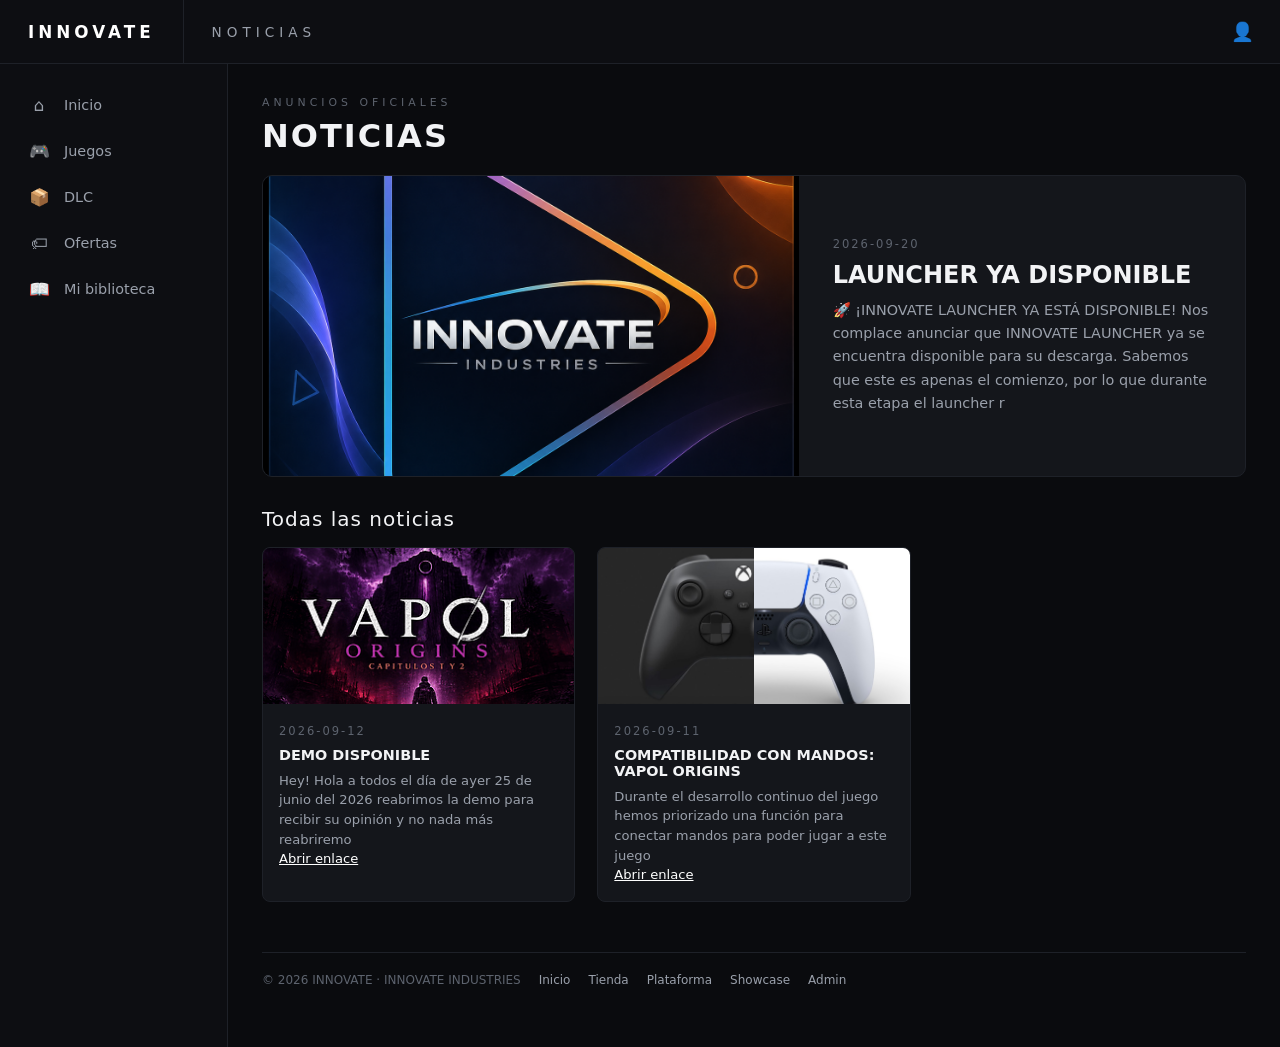
<file: docs/noticias.html>
<!DOCTYPE html>
<html lang="es">
<head>
<meta charset="utf-8" />
<meta name="viewport" content="width=device-width, initial-scale=1.0" />
<title>NOTICIAS - INNOVATE</title>
<meta name="description" content="INNOVATE NOTICIAS: anuncios y novedades de INNOVATE INDUSTRIES." />
<style>
  * { box-sizing: border-box; margin: 0; padding: 0; }
  :root {
    --bg: #0a0b0e; --bg2: #101216; --panel: #14161b; --line: #1e2128;
    --txt: #f2f3f5; --dim: #9aa0ab; --faint: #5d636e; --red: #c8102e;
  }
  body {
    font-family: "Inter", "Segoe UI", system-ui, -apple-system, sans-serif;
    background: var(--bg); color: var(--txt); min-height: 100vh;
  }
  .topbar {
    display: flex; align-items: center; height: 64px;
    background: #0d0e12; border-bottom: 1px solid var(--line);
    position: sticky; top: 0; z-index: 20;
  }
  .brand {
    font-weight: 800; letter-spacing: 4px; font-size: 1.05rem; color: #fff;
    padding: 0 28px; height: 64px; display: flex; align-items: center;
    border-right: 1px solid var(--line); text-decoration: none;
  }
  .storename {
    letter-spacing: 5px; font-size: .85rem; color: var(--dim); font-weight: 500;
    padding: 0 28px; height: 64px; display: flex; align-items: center;
  }
  .icons { margin-left: auto; display: flex; align-items: center; gap: 18px; padding: 0 26px; }
  .icons a { color: #d7dae0; text-decoration: none; font-size: 1.15rem; }
  .layout { display: flex; min-height: calc(100vh - 64px); }
  .side {
    width: 228px; flex-shrink: 0; background: #0d0e12;
    border-right: 1px solid var(--line); padding: 18px 0;
  }
  .side a {
    display: flex; align-items: center; gap: 14px; padding: 13px 28px;
    color: var(--dim); text-decoration: none; font-size: .9rem;
  }
  .side a .ic { width: 22px; text-align: center; font-size: 1.05rem; }
  .side a.on { background: #1a1d23; color: #fff; }
  .side a:hover { color: #fff; }
  .main { flex: 1; padding: 26px 34px 60px; max-width: 1240px; }
  .pagehead { margin: 6px 0 20px; }
  .eyebrow { letter-spacing: 4px; font-size: .68rem; color: var(--faint); }
  .pagehead h1 { font-size: 2rem; font-weight: 800; letter-spacing: 2px; margin-top: 8px; }
  .feat {
    display: grid; grid-template-columns: 1.2fr 1fr; border: 1px solid var(--line);
    border-radius: 10px; overflow: hidden; background: var(--panel); margin-bottom: 30px;
  }
  .feat .img { min-height: 300px; background: #171a20 center/cover; }
  .feat .body { padding: 34px; display: flex; flex-direction: column; justify-content: center; }
  .feat small, .ncard small { color: var(--faint); font-size: .72rem; letter-spacing: 2px; }
  .feat h2 { font-size: 1.5rem; margin: 10px 0; font-weight: 700; }
  .feat p { color: var(--dim); font-size: .9rem; line-height: 1.6; }
  .btn-outline {
    display: inline-block; padding: 11px 30px; border-radius: 8px; margin-top: 18px;
    border: 1px solid #8a8f99; color: #fff; text-decoration: none; font-size: .83rem;
    align-self: flex-start;
  }
  .btn-outline:hover { border-color: #fff; }
  .sechead { display: flex; align-items: baseline; margin: 30px 0 16px; }
  .sechead h2 { font-size: 1.25rem; font-weight: 500; letter-spacing: 1px; }
  .news { display: grid; grid-template-columns: repeat(3, 1fr); gap: 22px; }
  .ncard { border: 1px solid var(--line); border-radius: 8px; overflow: hidden; background: var(--panel); }
  .ncard .img { aspect-ratio: 16/8; background: #171a20 center/cover; }
  .ncard .body { padding: 16px; }
  .ncard h3 { font-size: .9rem; margin: 8px 0; font-weight: 600; }
  .ncard p { color: var(--dim); font-size: .82rem; line-height: 1.5; }
  .empty {
    border: 1px dashed #2c313a; border-radius: 8px; padding: 30px; text-align: center;
    color: var(--faint); font-size: .85rem; grid-column: 1 / -1;
  }
  footer { margin-top: 50px; padding-top: 20px; border-top: 1px solid var(--line); color: var(--faint); font-size: .75rem; display: flex; gap: 18px; flex-wrap: wrap; }
  footer a { color: var(--dim); text-decoration: none; }
  @media (max-width: 1020px) { .news { grid-template-columns: 1fr 1fr; } .feat { grid-template-columns: 1fr; } }
  @media (max-width: 900px) {
    .layout { flex-direction: column; }
    .side { width: 100%; display: flex; overflow-x: auto; padding: 0; border-right: 0; border-bottom: 1px solid var(--line); }
    .side a { padding: 12px 18px; white-space: nowrap; }
    .main { padding: 20px 16px 50px; }
    .news { grid-template-columns: 1fr; }
  }
</style>
</head>
<body>
  <header class="topbar">
    <a class="brand" href="index.html">INNOVATE</a>
    <span class="storename">NOTICIAS</span>
    <div class="icons">
      <a href="http://localhost:5215/Account/Login" title="Cuenta">&#128100;</a>
    </div>
  </header>

  <div class="layout">
    <nav class="side">
      <a href="index.html"><span class="ic">&#8962;</span>Inicio</a>
      <a href="store.html"><span class="ic">&#127918;</span>Juegos</a>
      <a href="store.html#dlc"><span class="ic">&#128230;</span>DLC</a>
      <a href="store.html#ofertas"><span class="ic">&#127991;</span>Ofertas</a>
      <a href="store.html#biblio"><span class="ic">&#128214;</span>Mi biblioteca</a>
    </nav>

    <main class="main">
      <div class="pagehead">
        <div class="eyebrow">ANUNCIOS OFICIALES</div>
        <h1>NOTICIAS</h1>
      </div>

      <div class="feat" id="feat" style="display:none">
        <div class="img" id="feat-img"></div>
        <div class="body">
          <small id="feat-date"></small>
          <h2 id="feat-title"></h2>
          <p id="feat-body"></p>
          <a class="btn-outline" id="feat-link" href="#" target="_blank" rel="noopener" style="display:none">Abrir enlace</a>
        </div>
      </div>

      <div class="sechead"><h2>Todas las noticias</h2></div>
      <div class="news" id="news"></div>

      <footer>
        <span>&copy; 2026 INNOVATE · INNOVATE INDUSTRIES</span>
        <a href="index.html">Inicio</a><a href="store.html">Tienda</a><a href="plataforma.html">Plataforma</a><a href="showcase.html">Showcase</a><a href="admin.html">Admin</a>
      </footer>
    </main>
  </div>

<script>
(function () {
  function fix(p) {
    if (!p) return "";
    if (/^https?:\/\//i.test(p)) return p;
    return p.charAt(0) === "/" ? "." + p : p;
  }
  function empty(msg) {
    var d = document.createElement("div");
    d.className = "empty"; d.textContent = msg;
    return d;
  }
  fetch("./news.json", {cache: "no-store"}).then(function (r) { return r.json(); }).then(function (d) {
    var list = (d && d.news) || [];
    var box = document.getElementById("news");
    if (!list.length) { box.appendChild(empty("Sin noticias por ahora.")); return; }
    var f = list[0];
    document.getElementById("feat").style.display = "";
    if (f.imagePath) document.getElementById("feat-img").style.backgroundImage = "url('" + fix(f.imagePath) + "')";
    document.getElementById("feat-date").textContent = (f.createdAtUtc || "").slice(0, 10);
    document.getElementById("feat-title").textContent = f.title || "";
    document.getElementById("feat-body").textContent = (f.body || "").slice(0, 220);
    if (f.linkUrl) {
      var a = document.getElementById("feat-link");
      a.style.display = "";
      a.href = f.linkUrl;
      if (f.linkText) a.textContent = f.linkText;
    }
    list.slice(1).forEach(function (n) {
      var c = document.createElement("div"); c.className = "ncard";
      var img = document.createElement("div"); img.className = "img";
      if (n.imagePath) img.style.backgroundImage = "url('" + fix(n.imagePath) + "')";
      var b = document.createElement("div"); b.className = "body";
      var s = document.createElement("small"); s.textContent = (n.createdAtUtc || "").slice(0, 10);
      var h = document.createElement("h3"); h.textContent = n.title || "";
      var p = document.createElement("p"); p.textContent = (n.body || "").slice(0, 120);
      b.appendChild(s); b.appendChild(h); b.appendChild(p);
      if (n.linkUrl) {
        var l = document.createElement("p");
        var la = document.createElement("a");
        la.href = n.linkUrl; la.target = "_blank"; la.rel = "noopener";
        la.textContent = n.linkText || "Abrir enlace";
        la.style.color = "#fff";
        l.appendChild(la); b.appendChild(l);
      }
      c.appendChild(img); c.appendChild(b);
      box.appendChild(c);
    });
  }).catch(function () {
    document.getElementById("news").appendChild(empty("Sin noticias por ahora."));
  });
})();
</script>
</body>
</html>
</file>
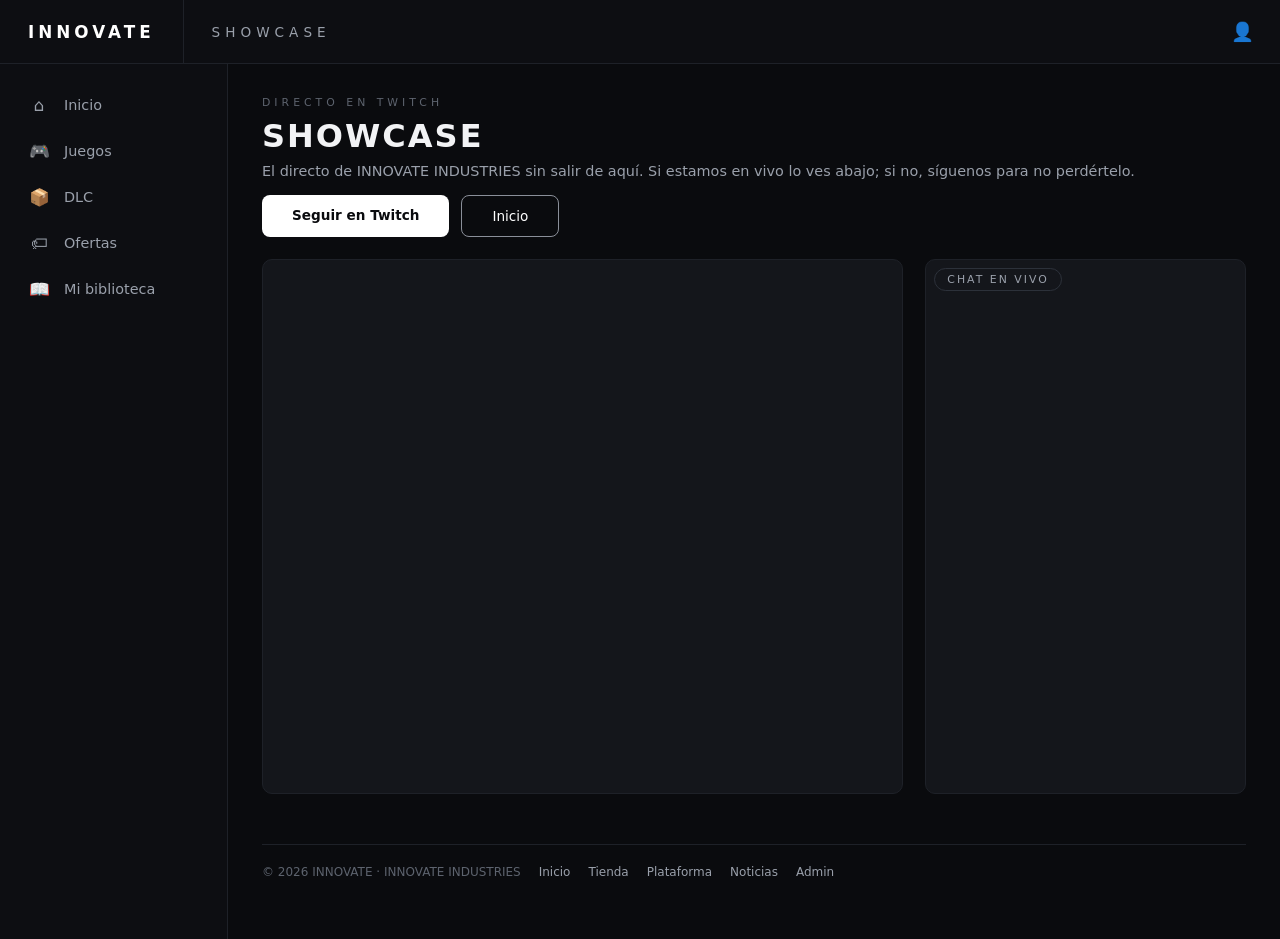
<file: docs/showcase.html>
<!DOCTYPE html>
<html lang="es">
<head>
<meta charset="utf-8" />
<meta name="viewport" content="width=device-width, initial-scale=1.0" />
<title>SHOWCASE - INNOVATE</title>
<meta name="description" content="INNOVATE SHOWCASE: directo de INNOVATE INDUSTRIES en Twitch." />
<style>
  * { box-sizing: border-box; margin: 0; padding: 0; }
  :root {
    --bg: #0a0b0e; --bg2: #101216; --panel: #14161b; --line: #1e2128;
    --txt: #f2f3f5; --dim: #9aa0ab; --faint: #5d636e; --red: #c8102e;
  }
  body {
    font-family: "Inter", "Segoe UI", system-ui, -apple-system, sans-serif;
    background: var(--bg); color: var(--txt); min-height: 100vh;
  }
  .topbar {
    display: flex; align-items: center; height: 64px;
    background: #0d0e12; border-bottom: 1px solid var(--line);
    position: sticky; top: 0; z-index: 20;
  }
  .brand {
    font-weight: 800; letter-spacing: 4px; font-size: 1.05rem; color: #fff;
    padding: 0 28px; height: 64px; display: flex; align-items: center;
    border-right: 1px solid var(--line); text-decoration: none;
  }
  .storename {
    letter-spacing: 5px; font-size: .85rem; color: var(--dim); font-weight: 500;
    padding: 0 28px; height: 64px; display: flex; align-items: center;
  }
  .icons { margin-left: auto; display: flex; align-items: center; gap: 18px; padding: 0 26px; }
  .icons a { color: #d7dae0; text-decoration: none; font-size: 1.15rem; }
  .layout { display: flex; min-height: calc(100vh - 64px); }
  .side {
    width: 228px; flex-shrink: 0; background: #0d0e12;
    border-right: 1px solid var(--line); padding: 18px 0;
  }
  .side a {
    display: flex; align-items: center; gap: 14px; padding: 13px 28px;
    color: var(--dim); text-decoration: none; font-size: .9rem;
  }
  .side a .ic { width: 22px; text-align: center; font-size: 1.05rem; }
  .side a.on { background: #1a1d23; color: #fff; }
  .side a:hover { color: #fff; }
  .main { flex: 1; padding: 26px 34px 60px; max-width: 1240px; }
  .pagehead { margin: 6px 0 20px; }
  .eyebrow { letter-spacing: 4px; font-size: .68rem; color: var(--faint); }
  .pagehead h1 { font-size: 2rem; font-weight: 800; letter-spacing: 2px; margin-top: 8px; }
  .pagehead p { color: var(--dim); font-size: .9rem; margin-top: 8px; }
  .btns { display: flex; gap: 12px; flex-wrap: wrap; margin-top: 16px; }
  .btn-solid {
    display: inline-block; padding: 12px 30px; border-radius: 8px;
    background: #fff; color: #0a0b0e; text-decoration: none; font-weight: 700; font-size: .85rem;
  }
  .btn-solid:hover { background: #e8eaee; }
  .btn-outline {
    display: inline-block; padding: 12px 30px; border-radius: 8px;
    border: 1px solid #8a8f99; color: #fff; text-decoration: none; font-size: .85rem;
  }
  .btn-outline:hover { border-color: #fff; }
  .grid { display: grid; grid-template-columns: 2fr 1fr; gap: 22px; margin-top: 22px; }
  .frame {
    border: 1px solid var(--line); border-radius: 10px; overflow: hidden;
    background: var(--panel); padding: 8px;
  }
  .frame .ratio { position: relative; width: 100%; padding-top: 56.25%; }
  .frame .ratio iframe { position: absolute; inset: 0; width: 100%; height: 100%; border: 0; border-radius: 6px; }
  .frame.chat iframe { height: 560px; }
  .tag {
    display: inline-block; font-size: .68rem; letter-spacing: 2px; color: var(--dim);
    border: 1px solid #2c313a; border-radius: 999px; padding: 4px 12px; margin-bottom: 10px;
  }
  footer { margin-top: 50px; padding-top: 20px; border-top: 1px solid var(--line); color: var(--faint); font-size: .75rem; display: flex; gap: 18px; flex-wrap: wrap; }
  footer a { color: var(--dim); text-decoration: none; }
  @media (max-width: 900px) {
    .layout { flex-direction: column; }
    .side { width: 100%; display: flex; overflow-x: auto; padding: 0; border-right: 0; border-bottom: 1px solid var(--line); }
    .side a { padding: 12px 18px; white-space: nowrap; }
    .main { padding: 20px 16px 50px; }
    .grid { grid-template-columns: 1fr; }
  }
</style>
</head>
<body>
  <header class="topbar">
    <a class="brand" href="index.html">INNOVATE</a>
    <span class="storename">SHOWCASE</span>
    <div class="icons">
      <a href="http://localhost:5215/Account/Login" title="Cuenta">&#128100;</a>
    </div>
  </header>

  <div class="layout">
    <nav class="side">
      <a href="index.html"><span class="ic">&#8962;</span>Inicio</a>
      <a href="store.html"><span class="ic">&#127918;</span>Juegos</a>
      <a href="store.html#dlc"><span class="ic">&#128230;</span>DLC</a>
      <a href="store.html#ofertas"><span class="ic">&#127991;</span>Ofertas</a>
      <a href="store.html#biblio"><span class="ic">&#128214;</span>Mi biblioteca</a>
    </nav>

    <main class="main">
      <div class="pagehead">
        <div class="eyebrow">DIRECTO EN TWITCH</div>
        <h1>SHOWCASE</h1>
        <p>El directo de INNOVATE INDUSTRIES sin salir de aqu&#237;. Si estamos en vivo lo ves abajo; si no, s&#237;guenos para no perd&#233;rtelo.</p>
        <div class="btns">
          <a class="btn-solid" href="https://www.twitch.tv/tarloox" target="_blank" rel="noopener">Seguir en Twitch</a>
          <a class="btn-outline" href="index.html">Inicio</a>
        </div>
      </div>

      <div class="grid">
        <div class="frame">
          <div class="ratio">
            <iframe src="https://player.twitch.tv/?channel=tarloox&parent=innovateindustries.github.io&muted=true" title="Twitch live: tarloox" allowfullscreen loading="lazy"></iframe>
          </div>
        </div>
        <div class="frame chat">
          <span class="tag">CHAT EN VIVO</span>
          <iframe src="https://www.twitch.tv/embed/tarloox/chat?parent=innovateindustries.github.io&darkpopout" title="Twitch chat" loading="lazy" style="border:0;border-radius:6px;width:100%;height:480px"></iframe>
        </div>
      </div>

      <footer>
        <span>&copy; 2026 INNOVATE · INNOVATE INDUSTRIES</span>
        <a href="index.html">Inicio</a><a href="store.html">Tienda</a><a href="plataforma.html">Plataforma</a><a href="noticias.html">Noticias</a><a href="admin.html">Admin</a>
      </footer>
    </main>
  </div>
</body>
</html>
</file>
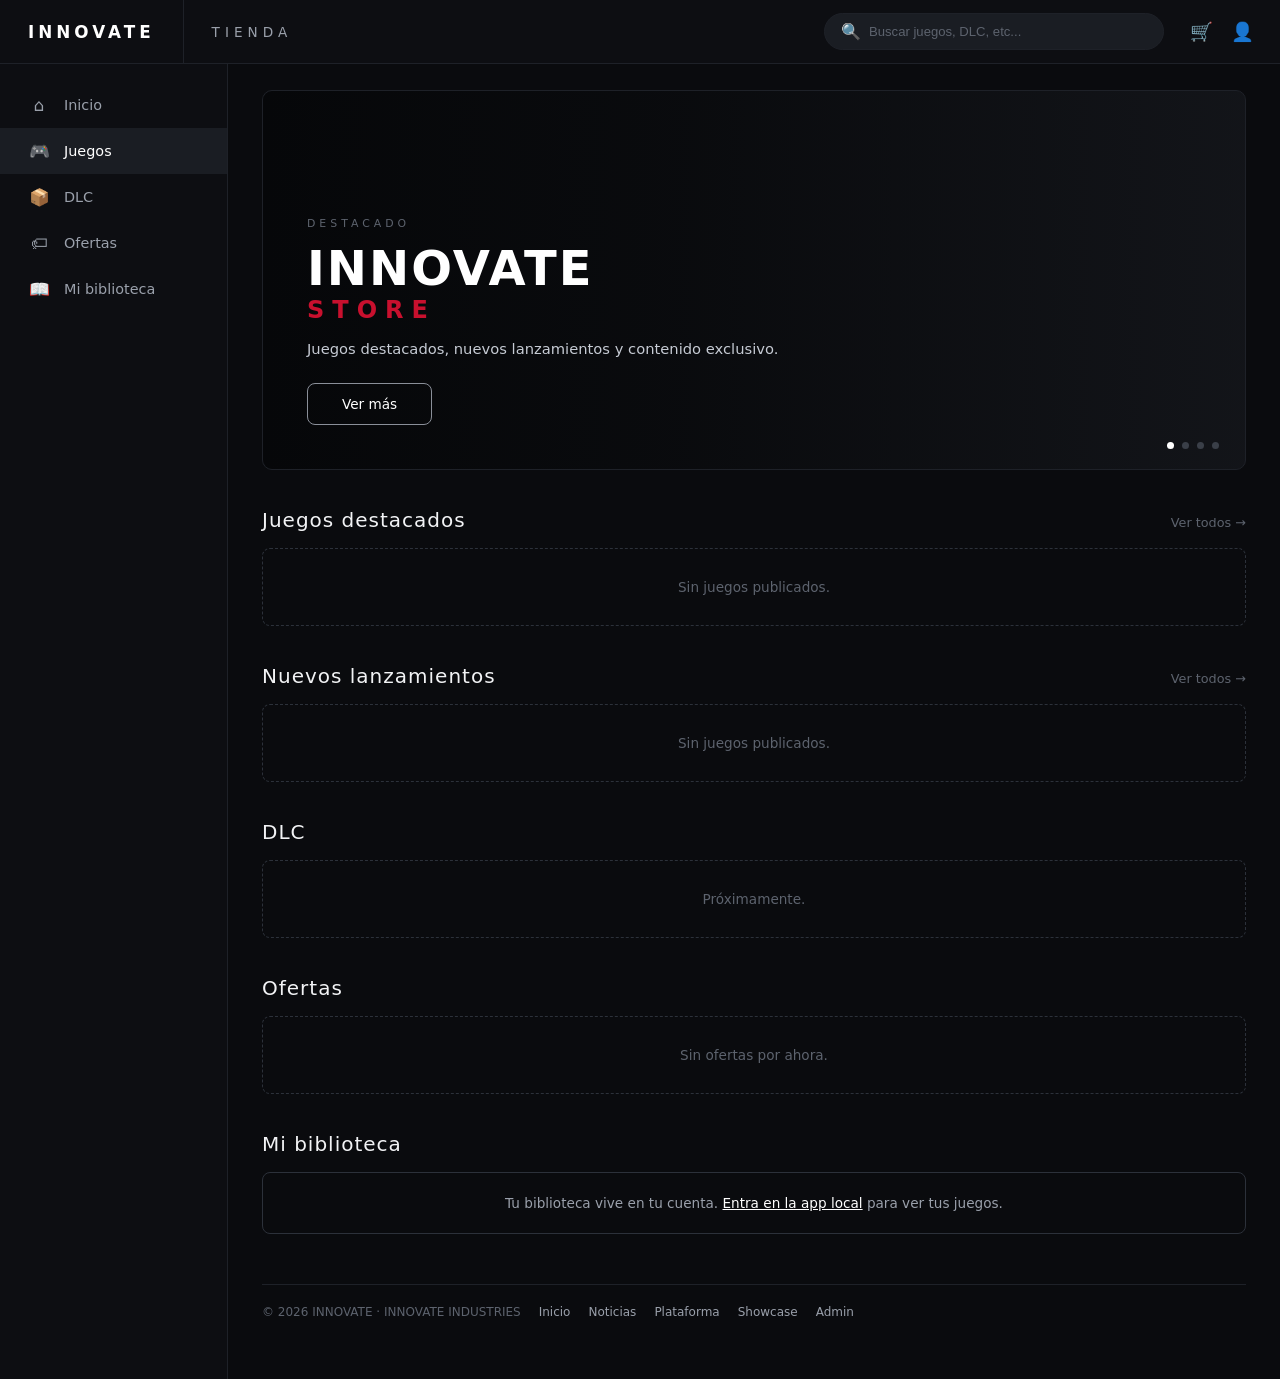
<file: docs/store.html>
<!DOCTYPE html>
<html lang="es">
<head>
<meta charset="utf-8" />
<meta name="viewport" content="width=device-width, initial-scale=1.0" />
<title>TIENDA - INNOVATE</title>
<meta name="description" content="INNOVATE TIENDA: juegos destacados, nuevos lanzamientos, DLC y ofertas." />
<style>
  * { box-sizing: border-box; margin: 0; padding: 0; }
  :root {
    --bg: #0a0b0e; --bg2: #101216; --panel: #14161b; --line: #1e2128;
    --txt: #f2f3f5; --dim: #9aa0ab; --faint: #5d636e; --red: #c8102e;
  }
  body {
    font-family: "Inter", "Segoe UI", system-ui, -apple-system, sans-serif;
    background: var(--bg); color: var(--txt); min-height: 100vh;
  }
  /* ---------- topbar ---------- */
  .topbar {
    display: flex; align-items: center; gap: 0; height: 64px;
    background: #0d0e12; border-bottom: 1px solid var(--line);
    position: sticky; top: 0; z-index: 20;
  }
  .brand {
    font-weight: 800; letter-spacing: 4px; font-size: 1.05rem; color: #fff;
    padding: 0 28px; height: 64px; display: flex; align-items: center;
    border-right: 1px solid var(--line); text-decoration: none;
  }
  .storename {
    letter-spacing: 5px; font-size: .85rem; color: var(--dim); font-weight: 500;
    padding: 0 28px; height: 64px; display: flex; align-items: center;
  }
  .search {
    margin-left: auto; display: flex; align-items: center; gap: 8px;
    background: #1a1d23; border: 1px solid var(--line); border-radius: 999px;
    padding: 8px 16px; width: min(340px, 32vw); color: var(--faint);
  }
  .search input {
    background: transparent; border: 0; outline: 0; color: var(--txt);
    font-size: .82rem; width: 100%;
  }
  .search input::placeholder { color: var(--faint); }
  .icons { display: flex; align-items: center; gap: 18px; padding: 0 26px; }
  .icons a { color: #d7dae0; text-decoration: none; font-size: 1.15rem; }
  /* ---------- layout ---------- */
  .layout { display: flex; min-height: calc(100vh - 64px); }
  .side {
    width: 228px; flex-shrink: 0; background: #0d0e12;
    border-right: 1px solid var(--line); padding: 18px 0;
  }
  .side a {
    display: flex; align-items: center; gap: 14px; padding: 13px 28px;
    color: var(--dim); text-decoration: none; font-size: .9rem;
  }
  .side a .ic { width: 22px; text-align: center; font-size: 1.05rem; }
  .side a.on { background: #1a1d23; color: #fff; }
  .side a:hover { color: #fff; }
  .main { flex: 1; padding: 26px 34px 60px; max-width: 1240px; }
  /* ---------- hero ---------- */
  .hero {
    position: relative; border-radius: 10px; overflow: hidden;
    min-height: 380px; display: flex; align-items: flex-end;
    background: #15171c center/cover no-repeat;
    border: 1px solid var(--line);
  }
  .hero .shade {
    position: absolute; inset: 0;
    background: linear-gradient(90deg, rgba(5,6,8,.94) 0%, rgba(5,6,8,.72) 42%, rgba(5,6,8,.15) 100%);
  }
  .hero .txt { position: relative; padding: 44px; max-width: 560px; }
  .eyebrow { letter-spacing: 4px; font-size: .68rem; color: var(--faint); }
  .hero h1 { font-size: 3rem; font-weight: 800; letter-spacing: 2px; margin: 10px 0 2px; color: #fff; }
  .hero h1 span { display: block; font-size: 1.5rem; letter-spacing: 8px; color: var(--red); font-weight: 600; }
  .hero p { color: #c6cbd4; font-size: .92rem; line-height: 1.55; margin: 14px 0 22px; }
  .btn-outline {
    display: inline-block; padding: 12px 34px; border-radius: 8px;
    border: 1px solid #8a8f99; color: #fff; text-decoration: none; font-size: .85rem;
  }
  .btn-outline:hover { border-color: #fff; }
  .dots { position: absolute; right: 26px; bottom: 20px; display: flex; gap: 8px; }
  .dots i { width: 7px; height: 7px; border-radius: 50%; background: #3a3f48; }
  .dots i.on { background: #fff; }
  /* ---------- sections & cards ---------- */
  .sechead { display: flex; align-items: baseline; margin: 38px 0 16px; }
  .sechead h2 { font-size: 1.25rem; font-weight: 500; letter-spacing: 1px; }
  .sechead a { margin-left: auto; color: var(--faint); font-size: .8rem; text-decoration: none; }
  .sechead a:hover { color: #fff; }
  .grid { display: grid; grid-template-columns: repeat(4, 1fr); gap: 22px; }
  .card { min-width: 0; }
  .cover {
    aspect-ratio: 4/4.6; border-radius: 6px; overflow: hidden; background: #171a20 center/cover;
    border: 1px solid var(--line);
  }
  .card h3 { font-size: .78rem; letter-spacing: 1px; margin: 12px 0 8px; font-weight: 600; white-space: nowrap; overflow: hidden; text-overflow: ellipsis; }
  .pricerow { display: flex; align-items: center; justify-content: space-between; }
  .price { font-size: .95rem; color: #e8eaee; }
  .badge {
    font-size: .68rem; color: var(--dim); border: 1px solid #2c313a;
    border-radius: 999px; padding: 4px 12px; white-space: nowrap;
  }
  .badge.hot { color: #ffb3c0; border-color: rgba(200,16,46,.55); }
  .empty {
    border: 1px dashed #2c313a; border-radius: 8px; padding: 30px; text-align: center;
    color: var(--faint); font-size: .85rem; grid-column: 1 / -1;
  }
  .notice {
    border: 1px solid #2c313a; border-radius: 8px; padding: 22px; color: var(--dim);
    font-size: .85rem; text-align: center;
  }
  .notice a { color: #fff; }
  footer { margin-top: 50px; padding-top: 20px; border-top: 1px solid var(--line); color: var(--faint); font-size: .75rem; display: flex; gap: 18px; flex-wrap: wrap; }
  footer a { color: var(--dim); text-decoration: none; }
  @media (max-width: 1020px) { .grid { grid-template-columns: repeat(2, 1fr); } }
  @media (max-width: 900px) {
    .layout { flex-direction: column; }
    .side { width: 100%; display: flex; overflow-x: auto; padding: 0; border-right: 0; border-bottom: 1px solid var(--line); }
    .side a { padding: 12px 18px; white-space: nowrap; }
    .main { padding: 20px 16px 50px; }
    .hero h1 { font-size: 2.1rem; }
    .search { display: none; }
  }
</style>
</head>
<body>
  <header class="topbar">
    <a class="brand" href="index.html">INNOVATE</a>
    <span class="storename">TIENDA</span>
    <label class="search"><span>&#128269;</span><input id="q" type="text" placeholder="Buscar juegos, DLC, etc..." /></label>
    <div class="icons">
      <a href="#" id="cart" title="Carrito">&#128722;</a>
      <a href="http://localhost:5215/Account/Login" title="Cuenta">&#128100;</a>
    </div>
  </header>

  <div class="layout">
    <nav class="side">
      <a href="index.html"><span class="ic">&#8962;</span>Inicio</a>
      <a href="store.html" class="on"><span class="ic">&#127918;</span>Juegos</a>
      <a href="#dlc"><span class="ic">&#128230;</span>DLC</a>
      <a href="#ofertas"><span class="ic">&#127991;</span>Ofertas</a>
      <a href="#biblio"><span class="ic">&#128214;</span>Mi biblioteca</a>
    </nav>

    <main class="main">
      <section class="hero" id="hero">
        <div class="shade"></div>
        <div class="txt">
          <div class="eyebrow">DESTACADO</div>
          <h1 id="hero-title">INNOVATE<span>STORE</span></h1>
          <p id="hero-desc">Juegos destacados, nuevos lanzamientos y contenido exclusivo.</p>
          <a class="btn-outline" href="#destacados">Ver m&#225;s</a>
        </div>
        <div class="dots"><i class="on"></i><i></i><i></i><i></i></div>
      </section>

      <div class="sechead" id="destacados"><h2>Juegos destacados</h2><a href="#destacados">Ver todos &rarr;</a></div>
      <div class="grid" id="grid-dest"></div>

      <div class="sechead" id="nuevos"><h2>Nuevos lanzamientos</h2><a href="#nuevos">Ver todos &rarr;</a></div>
      <div class="grid" id="grid-new"></div>

      <div class="sechead" id="dlc"><h2>DLC</h2></div>
      <div class="grid"><div class="empty">Pr&#243;ximamente.</div></div>

      <div class="sechead" id="ofertas"><h2>Ofertas</h2></div>
      <div class="grid" id="grid-off"></div>

      <div class="sechead" id="biblio"><h2>Mi biblioteca</h2></div>
      <div class="notice">Tu biblioteca vive en tu cuenta. <a href="http://localhost:5215/Account/Login">Entra en la app local</a> para ver tus juegos.</div>

      <footer>
        <span>&copy; 2026 INNOVATE · INNOVATE INDUSTRIES</span>
        <a href="index.html">Inicio</a><a href="noticias.html">Noticias</a><a href="plataforma.html">Plataforma</a><a href="showcase.html">Showcase</a><a href="admin.html">Admin</a>
      </footer>
    </main>
  </div>

<script>
(function () {
  function fix(p) {
    if (!p) return "";
    if (/^https?:\/\//i.test(p)) return p;
    return p.charAt(0) === "/" ? "." + p : p;
  }
  function money(g) {
    if (g.priceText) return g.priceText;
    return "$" + Number(g.price || 0).toFixed(2);
  }
  function onSale(g) {
    return !!g.onSale || (Number(g.salePrice || 0) > 0 && Number(g.salePrice) < Number(g.price));
  }
  function coverOf(g) {
    if (onSale(g) && g.offerCoverPath) return g.offerCoverPath;
    return g.coverPath;
  }
  function badge(g) {
    if (onSale(g)) return { t: "OFERTA", hot: true };
    if (g.isPreorder) return { t: "EN DESARROLLO", hot: true };
    if (g.isEarlyAccess) return { t: "ACCESO ANTICIPADO", hot: true };
    return { t: "Juego base", hot: false };
  }
  function card(g) {
    var d = document.createElement("div");
    d.className = "card";
    d.setAttribute("data-title", (g.title || "").toLowerCase());
    var cov = document.createElement("div");
    cov.className = "cover";
    if (coverOf(g)) cov.style.backgroundImage = "url('" + fix(coverOf(g)) + "')";
    var h = document.createElement("h3"); h.textContent = g.title || "?";
    var row = document.createElement("div"); row.className = "pricerow";
    var pr = document.createElement("span"); pr.className = "price";
    if (onSale(g)) {
      var old = document.createElement("s");
      old.style.color = "#5d636e"; old.style.marginRight = "8px";
      old.textContent = "$" + Number(g.price || 0).toFixed(2);
      pr.appendChild(old);
      pr.appendChild(document.createTextNode(money(g)));
    } else {
      pr.textContent = money(g);
    }
    var b = badge(g);
    var bg = document.createElement("span"); bg.className = "badge" + (b.hot ? " hot" : ""); bg.textContent = b.t;
    row.appendChild(pr); row.appendChild(bg);
    d.appendChild(cov); d.appendChild(h); d.appendChild(row);
    return d;
  }
  function empty(msg) {
    var d = document.createElement("div");
    d.className = "empty"; d.textContent = msg;
    return d;
  }
  function paint(list) {
    var dest = document.getElementById("grid-dest");
    var nw = document.getElementById("grid-new");
    var off = document.getElementById("grid-off");
    dest.innerHTML = ""; nw.innerHTML = ""; off.innerHTML = "";
    if (!list.length) {
      dest.appendChild(empty("Sin juegos publicados."));
      nw.appendChild(empty("Sin juegos publicados."));
      off.appendChild(empty("Sin ofertas por ahora."));
      return;
    }
    list.slice(0, 4).forEach(function (g) { dest.appendChild(card(g)); });
    list.slice(0, 4).forEach(function (g) { nw.appendChild(card(g)); });
    var offers = list.filter(function (g) { return onSale(g); });
    if (!offers.length) off.appendChild(empty("Sin ofertas por ahora."));
    else offers.slice(0, 4).forEach(function (g) { off.appendChild(card(g)); });
    var f = list[0];
    document.getElementById("hero-title").innerHTML = "";
    var t1 = document.createTextNode((f.title || "INNOVATE").toUpperCase());
    var sp = document.createElement("span");
    sp.textContent = "DESTACADO";
    var h1 = document.getElementById("hero-title");
    h1.appendChild(t1); h1.appendChild(sp);
    document.getElementById("hero-desc").textContent = (f.description || "").slice(0, 140) || "Juegos destacados, nuevos lanzamientos y contenido exclusivo.";
    if (f.coverPath) document.getElementById("hero").style.backgroundImage = "url('" + fix(f.coverPath) + "')";
  }
  document.getElementById("q").addEventListener("input", function (e) {
    var q = e.target.value.toLowerCase();
    var cards = document.querySelectorAll(".card");
    for (var i = 0; i < cards.length; i++) {
      cards[i].style.display = cards[i].getAttribute("data-title").indexOf(q) >= 0 ? "" : "none";
    }
  });
  document.getElementById("cart").addEventListener("click", function (e) {
    e.preventDefault();
    alert("El carrito vive en la app local: http://localhost:5215");
  });
  fetch("./store.json", {cache: "no-store"}).then(function (r) { return r.json(); }).then(function (d) {
    paint((d && d.games) || []);
  }).catch(function () { paint([]); });
})();
</script>
</body>
</html>
</file>
